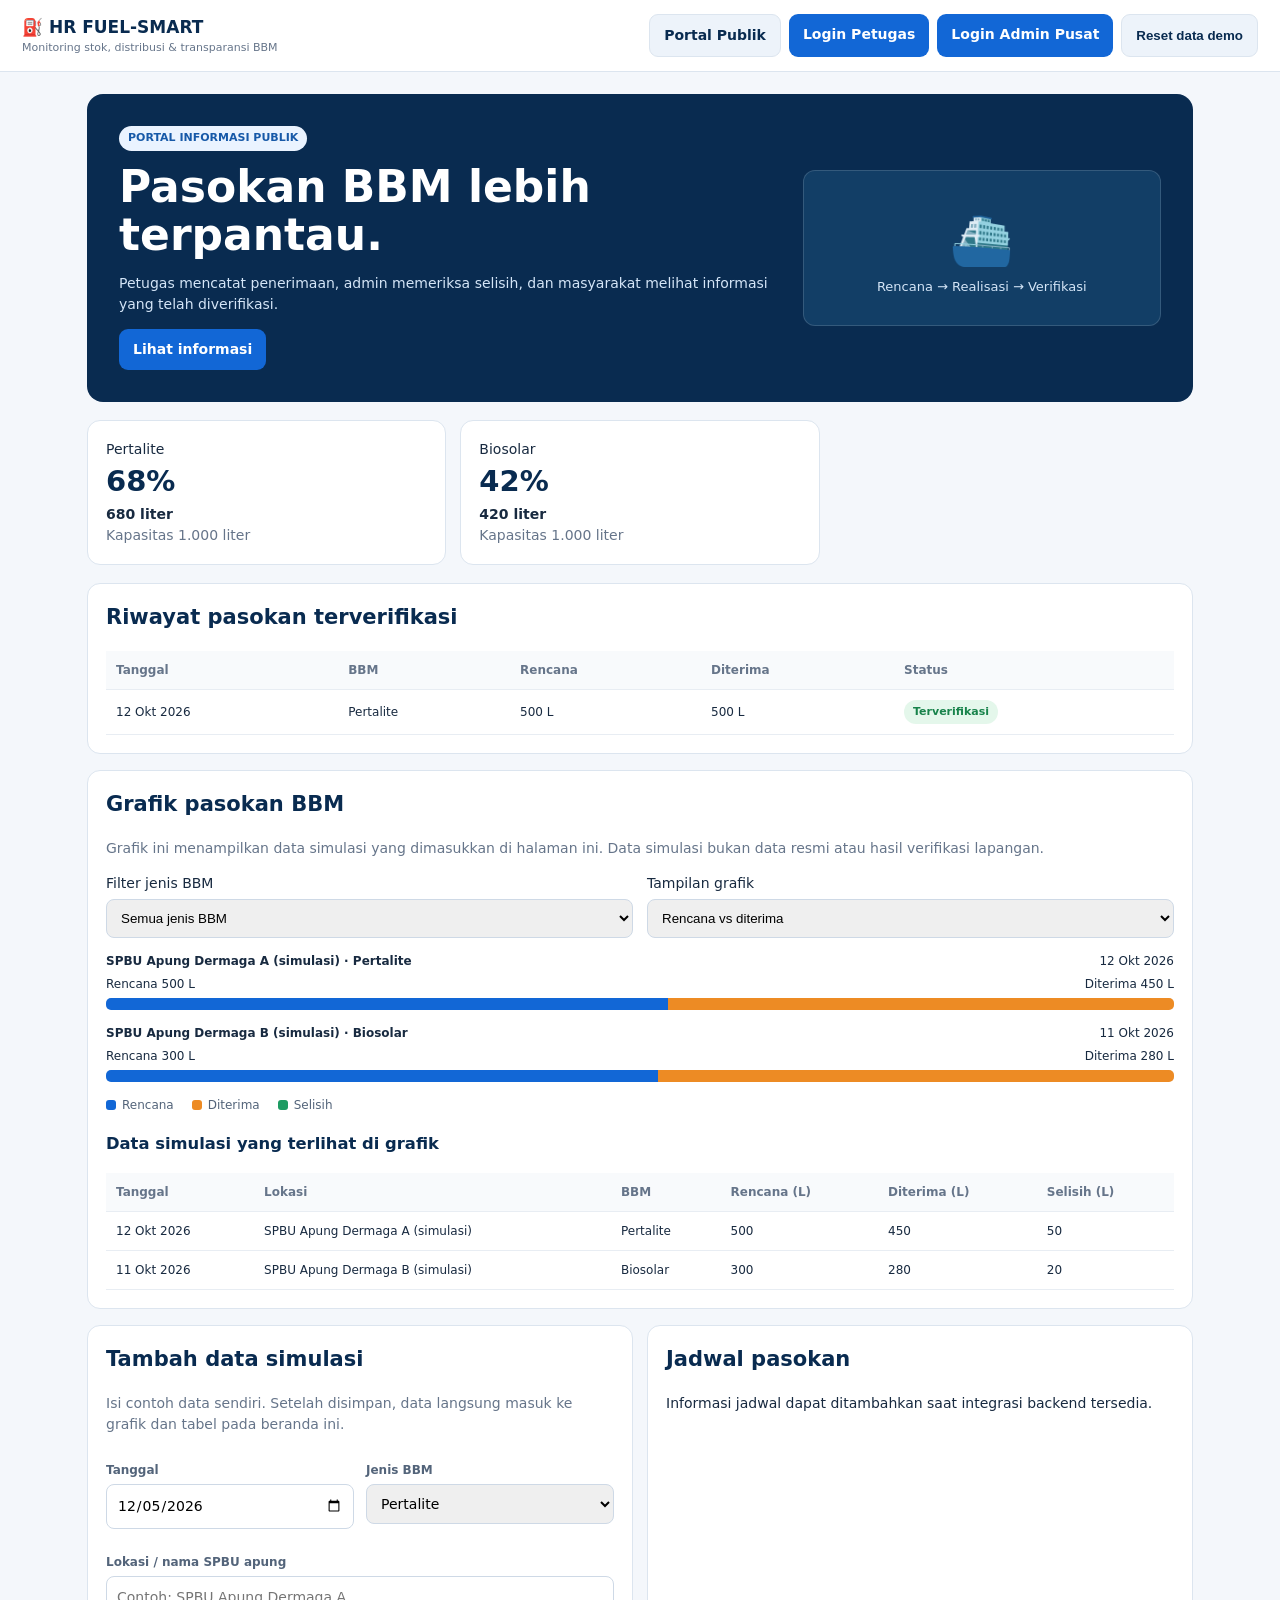
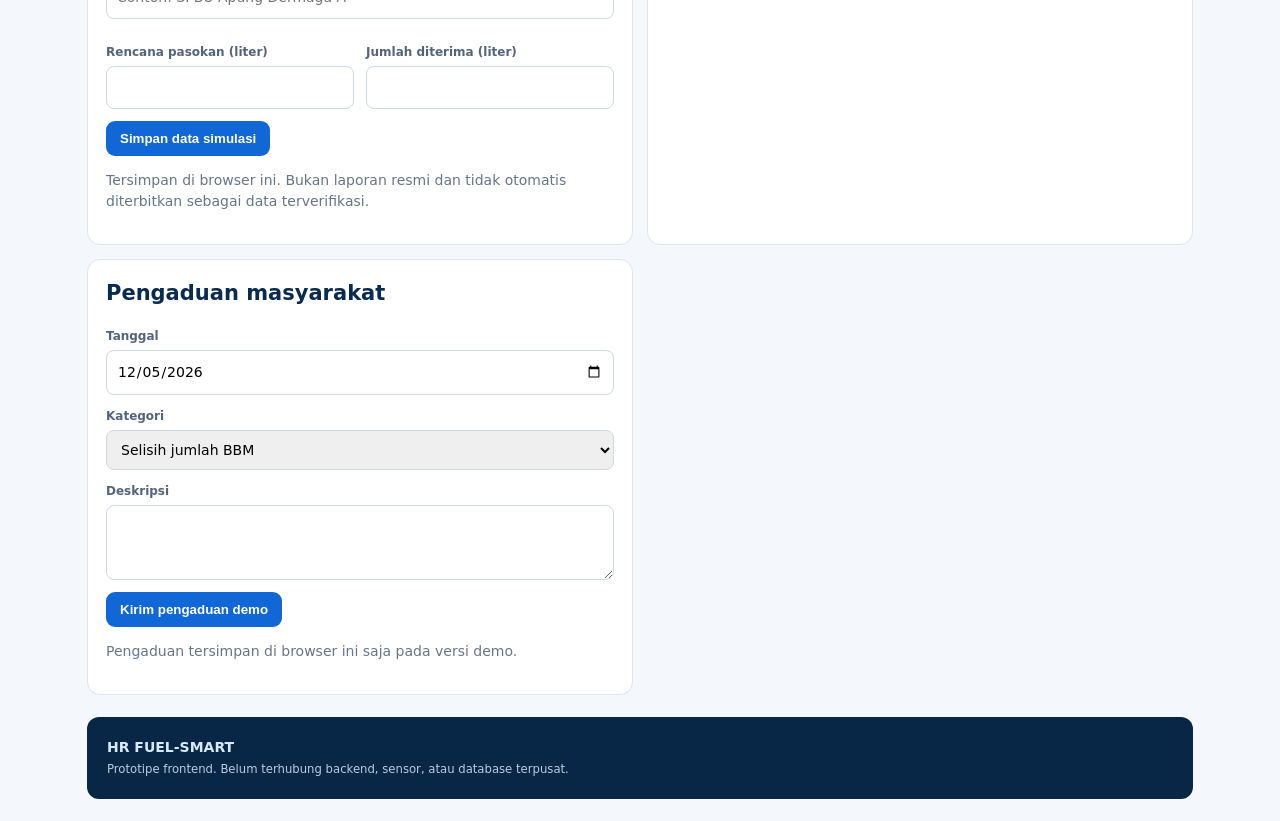
<file: index.html>
<!doctype html><html lang="id"><head><meta charset="utf-8"><meta name="viewport" content="width=device-width,initial-scale=1"><title>HR FUEL-SMART | Publik</title><link rel="stylesheet" href="style.css"><style>.legend{display:flex;gap:18px;flex-wrap:wrap;margin:8px 0 18px;color:#53647a;font-size:12px}.legend span{display:flex;align-items:center;gap:6px}.dot{display:inline-block;width:10px;height:10px;border-radius:3px}.dot.blue{background:#1267d6}.dot.orangeDot{background:#ed8b24}.dot.greenDot{background:#1d9b62}.chart-empty{padding:24px;text-align:center;color:#66758a;background:#f8fafc;border-radius:10px}.chart-row{margin:14px 0}.chart-label{display:flex;justify-content:space-between;gap:10px;font-size:12px;margin-bottom:5px}.bar-track{height:12px;background:#edf2f7;border-radius:5px;overflow:hidden;display:flex}.bar-plan{background:#1267d6;height:100%}.bar-actual{background:#ed8b24;height:100%}.bar-gap{background:#1d9b62;height:100%}</style></head><body><header class="nav"><div class="brand">⛽ HR FUEL-SMART<small>Monitoring stok, distribusi & transparansi BBM</small></div><div class="links"><a class="alt" href="index.html">Portal Publik</a><a href="staff.html">Login Petugas</a><a href="admin.html">Login Admin Pusat</a><button type="button" class="alt" onclick="resetDemoData()">Reset data demo</button></div></header><main class="wrap"><section class="hero"><div><span class="tag">PORTAL INFORMASI PUBLIK</span><h1>Pasokan BBM lebih terpantau.</h1><p>Petugas mencatat penerimaan, admin memeriksa selisih, dan masyarakat melihat informasi yang telah diverifikasi.</p><a href="#info">Lihat informasi</a></div><div class="art">⛴️<small>Rencana → Realisasi → Verifikasi</small></div></section><div id="metrics" class="grid"></div><section class="card" id="info"><h2>Riwayat pasokan terverifikasi</h2><div class="tablewrap"><table><thead><tr><th>Tanggal</th><th>BBM</th><th>Rencana</th><th>Diterima</th><th>Status</th></tr></thead><tbody id="history"></tbody></table></div></section><section class="card" id="grafik" style="margin-top:16px">
<h2>Grafik pasokan BBM</h2><p class="muted">Grafik ini menampilkan data simulasi yang dimasukkan di halaman ini. Data simulasi bukan data resmi atau hasil verifikasi lapangan.</p>
<div class="grid" style="grid-template-columns:repeat(2,minmax(0,1fr));margin:12px 0"><div><label for="chartFuel">Filter jenis BBM</label><select id="chartFuel" style="display:block;width:100%;padding:10px;border:1px solid #ced9e6;border-radius:8px;margin-top:5px"><option value="Semua">Semua jenis BBM</option><option>Pertalite</option><option>Biosolar</option><option>Dexlite</option><option>Pertamax</option></select></div><div><label for="chartMetric">Tampilan grafik</label><select id="chartMetric" style="display:block;width:100%;padding:10px;border:1px solid #ced9e6;border-radius:8px;margin-top:5px"><option value="compare">Rencana vs diterima</option><option value="gap">Selisih (liter)</option></select></div></div>
<div id="simChart" role="img" aria-label="Grafik perbandingan rencana dan realisasi pasokan BBM"></div><div class="legend"><span><i class="dot blue"></i> Rencana</span><span><i class="dot orangeDot"></i> Diterima</span><span><i class="dot greenDot"></i> Selisih</span></div>
<h3>Data simulasi yang terlihat di grafik</h3><div class="tablewrap"><table><thead><tr><th>Tanggal</th><th>Lokasi</th><th>BBM</th><th>Rencana (L)</th><th>Diterima (L)</th><th>Selisih (L)</th></tr></thead><tbody id="simRows"></tbody></table></div>
</section>
<div class="two" style="margin-top:16px"><section class="card"><h2>Tambah data simulasi</h2><p class="muted">Isi contoh data sendiri. Setelah disimpan, data langsung masuk ke grafik dan tabel pada beranda ini.</p><form id="simForm"><div class="formgrid"><div class="field"><label>Tanggal</label><input name="date" type="date" required></div><div class="field"><label>Jenis BBM</label><select name="fuel"><option>Pertalite</option><option>Biosolar</option><option>Dexlite</option><option>Pertamax</option></select></div><div class="field wide"><label>Lokasi / nama SPBU apung</label><input name="location" maxlength="80" placeholder="Contoh: SPBU Apung Dermaga A" required></div><div class="field"><label>Rencana pasokan (liter)</label><input name="planned" type="number" min="0.1" step="0.1" required></div><div class="field"><label>Jumlah diterima (liter)</label><input name="actual" type="number" min="0" step="0.1" required></div></div><button type="submit">Simpan data simulasi</button></form><p class="muted">Tersimpan di browser ini. Bukan laporan resmi dan tidak otomatis diterbitkan sebagai data terverifikasi.</p></section>
<section class="card"><h2>Jadwal pasokan</h2><p>Informasi jadwal dapat ditambahkan saat integrasi backend tersedia.</p></section><section class="card"><h2>Pengaduan masyarakat</h2><form id="cf"><div class="field"><label>Tanggal</label><input name="date" type="date" required></div><div class="field"><label>Kategori</label><select name="category"><option>Selisih jumlah BBM</option><option>Jadwal pasokan tidak sesuai</option><option>Informasi stok tidak sesuai</option><option>Masalah pelayanan</option></select></div><div class="field"><label>Deskripsi</label><textarea name="description" required></textarea></div><button>Kirim pengaduan demo</button></form><p class="muted">Pengaduan tersimpan di browser ini saja pada versi demo.</p></section></div><div class="footer"><b>HR FUEL-SMART</b><br><small>Prototipe frontend. Belum terhubung backend, sensor, atau database terpusat.</small></div></main><script src="common.js"></script><script>
function renderMetrics(){document.getElementById('metrics').innerHTML=Object.entries(db.stock).map(([k,v])=>'<div class="card"><div>'+esc(k)+'</div><div class="metric">'+Math.round(v.volume/v.capacity*100)+'%</div><b>'+nf(v.volume)+' liter</b><div class="muted">Kapasitas '+nf(v.capacity)+' liter</div></div>').join('')}
function renderSim(){const all=Array.isArray(db.simulations)?db.simulations:[];const fuel=document.getElementById('chartFuel').value;const rows=all.filter(x=>fuel==='Semua'||x.fuel===fuel).slice().sort((a,b)=>b.date.localeCompare(a.date));const metric=document.getElementById('chartMetric').value;const chart=document.getElementById('simChart');
if(!rows.length){chart.innerHTML='<div class="chart-empty">Belum ada data simulasi untuk filter ini. Tambahkan data melalui formulir di bawah.</div>';document.getElementById('simRows').innerHTML='<tr><td colspan="6">Belum ada data simulasi.</td></tr>';return}
const max=Math.max(1,...rows.map(x=>Math.max(Number(x.planned)||0,Number(x.actual)||0,Math.abs(Number(x.planned)-Number(x.actual)))));chart.innerHTML=rows.slice(0,12).map(x=>{let plan=Number(x.planned)||0,actual=Number(x.actual)||0,gap=plan-actual;let a=metric==='gap'?Math.abs(gap):plan,b=metric==='gap'?0:actual;return '<div class="chart-row"><div class="chart-label"><b>'+esc(x.location)+' · '+esc(x.fuel)+'</b><span>'+df(x.date)+'</span></div>'+(metric==='gap'?'<div class="chart-label"><span>Selisih '+(gap>0?'-':' +').trim()+' '+nf(Math.abs(gap))+' L</span><b>'+nf(Math.abs(gap)/max*100)+'% skala</b></div><div class="bar-track"><div class="bar-gap" style="width:'+Math.max(gap===0?0:2,a/max*100)+'%"></div></div>':'<div class="chart-label"><span>Rencana '+nf(plan)+' L</span><span>Diterima '+nf(actual)+' L</span></div><div class="bar-track"><div class="bar-plan" style="width:'+Math.max(plan===0?0:2,a/max*100)+'%"></div><div class="bar-actual" style="width:'+Math.max(actual===0?0:2,b/max*100)+'%"></div></div>')+'</div>'}).join('');
document.getElementById('simRows').innerHTML=rows.map(x=>'<tr><td>'+df(x.date)+'</td><td>'+esc(x.location)+'</td><td>'+esc(x.fuel)+'</td><td>'+nf(x.planned)+'</td><td>'+nf(x.actual)+'</td><td>'+nf(Number(x.planned)-Number(x.actual))+'</td></tr>').join('')}
function render(){let r=db.receipts.filter(x=>x.status==='Terverifikasi'&&x.published);document.getElementById('history').innerHTML=r.length?r.slice().reverse().map(x=>'<tr><td>'+df(x.date)+'</td><td>'+esc(x.fuel)+'</td><td>'+nf(x.planned)+' L</td><td>'+nf(x.actual)+' L</td><td>'+pill(x.status)+'</td></tr>').join(''):'<tr><td colspan="5">Belum ada data terverifikasi.</td></tr>';renderMetrics();renderSim()}
document.getElementById('simForm').addEventListener('submit',e=>{e.preventDefault();const f=new FormData(e.target),planned=Number(f.get('planned')),actual=Number(f.get('actual'));if(!Number.isFinite(planned)||!Number.isFinite(actual)||planned<=0||actual<0){alert('Masukkan angka yang valid. Rencana harus lebih dari 0 dan jumlah diterima tidak boleh negatif.');return}if(!Array.isArray(db.simulations))db.simulations=[];db.simulations.push({id:Date.now(),date:f.get('date'),fuel:f.get('fuel'),location:String(f.get('location')).trim(),planned,actual});if(save()){e.target.reset();e.target.elements.date.value=new Date().toISOString().slice(0,10);renderSim();alert('Data simulasi tersimpan dan grafik diperbarui. Data hanya tersimpan di browser ini.')}});
document.getElementById('chartFuel').addEventListener('change',renderSim);document.getElementById('chartMetric').addEventListener('change',renderSim);
document.getElementById('cf').addEventListener('submit',e=>{e.preventDefault();let f=new FormData(e.target);db.complaints.push({id:Date.now(),date:f.get('date'),category:f.get('category'),description:f.get('description'),status:'Diterima'});if(save()){alert('Pengaduan demo tersimpan di browser ini. Admin dapat melihatnya jika membuka situs pada browser dan origin yang sama.');e.target.reset();e.target.elements.date.value=new Date().toISOString().slice(0,10);render()}});
document.querySelector('#cf [name=date]').value=new Date().toISOString().slice(0,10);document.querySelector('#simForm [name=date]').value=new Date().toISOString().slice(0,10);render();
</script></body></html>
</file>
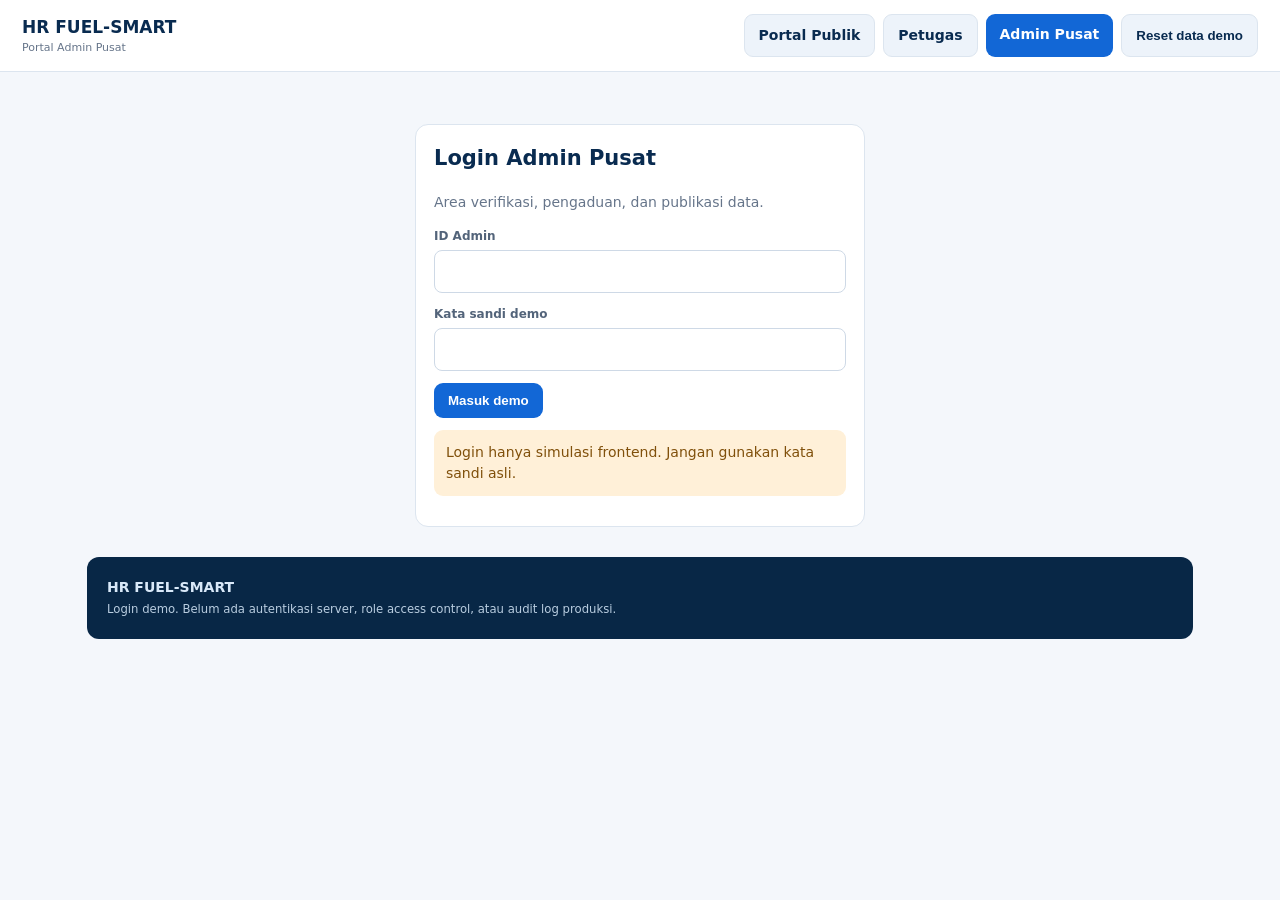
<file: admin.html>
<!doctype html><html lang="id"><head><meta charset="utf-8"><meta name="viewport" content="width=device-width,initial-scale=1"><title>HR FUEL-SMART | Admin</title><link rel="stylesheet" href="style.css"></head><body><header class="nav"><div class="brand">HR FUEL-SMART<small>Portal Admin Pusat</small></div><div class="links"><a class="alt" href="index.html">Portal Publik</a><a class="alt" href="staff.html">Petugas</a><a href="admin.html">Admin Pusat</a><button type="button" class="alt" onclick="resetDemoData()">Reset data demo</button></div></header><main class="wrap"><section id="login" class="card login"><h2>Login Admin Pusat</h2><p class="muted">Area verifikasi, pengaduan, dan publikasi data.</p><form id="lf"><div class="field"><label>ID Admin</label><input required></div><div class="field"><label>Kata sandi demo</label><input type="password" required></div><button>Masuk demo</button></form><div class="note">Login hanya simulasi frontend. Jangan gunakan kata sandi asli.</div></section><section id="app" class="hidden"><div class="hero"><div><span class="tag">AREA ADMIN PUSAT</span><h1>Verifikasi dan tindak lanjut.</h1><p>Periksa selisih antara rencana dan realisasi. Selisih bukan bukti kecurangan, sehingga bukti perlu diperiksa.</p></div><div class="art">🛡️<small>Cross-check & verifikasi</small></div></div><section class="card" style="margin-top:16px"><h2>Data penerimaan</h2><div class="tablewrap"><table><thead><tr><th>Tanggal</th><th>BBM</th><th>Rencana</th><th>Aktual</th><th>Selisih</th><th>Catatan</th><th>Status</th><th>Aksi</th></tr></thead><tbody id="rows"></tbody></table></div></section><section class="card" style="margin-top:16px"><h2>Pengaduan masyarakat</h2><div id="complaints"></div></section></section><div class="footer"><b>HR FUEL-SMART</b><br><small>Login demo. Belum ada autentikasi server, role access control, atau audit log produksi.</small></div></main><script src="common.js"></script><script>
function render(){document.getElementById('rows').innerHTML=db.receipts.slice().reverse().map(r=>'<tr><td>'+df(r.date)+'</td><td>'+esc(r.fuel)+'</td><td>'+nf(r.planned)+'</td><td>'+nf(r.actual)+'</td><td><b>'+nf(r.actual-r.planned)+' L</b></td><td>'+esc(r.notes||'-')+'</td><td>'+pill(r.status)+'</td><td>'+(r.status==='Perlu verifikasi'?'<button onclick="verify('+r.id+',true)">Verifikasi</button> <button class="alt" onclick="verify('+r.id+',false)">Tolak</button>':r.status==='Terverifikasi'?'<button class="alt" onclick="pub('+r.id+')">'+(r.published?'Sembunyikan':'Publikasikan')+'</button>':'—')+'</td></tr>').join('');
document.getElementById('complaints').innerHTML=db.complaints.length?db.complaints.slice().reverse().map(c=>'<div class="card"><b>'+esc(c.category)+'</b> · '+df(c.date)+'<p>'+esc(c.description)+'</p><span class="tag orange">'+esc(c.status)+'</span></div>').join(''):'<p class="muted">Belum ada pengaduan pada browser ini.</p>'}
function verify(id,yes){let r=db.receipts.find(x=>x.id===id);if(!r)return;if(yes){r.status='Terverifikasi';r.published=true;let st=db.stock[r.fuel];if(st){st.volume=Math.max(0,Math.min(st.capacity,st.volume+Number(r.actual||0)))}}else{r.status='Ditolak';r.published=false}if(save()){render();alert(yes?'Data terverifikasi dan dipublikasikan. Catatan stok demo ditambah sesuai penerimaan aktual.':'Data ditolak dan tidak dipublikasikan.');}}
function pub(id){let r=db.receipts.find(x=>x.id===id);if(!r)return;if(r.status!=='Terverifikasi'){alert('Verifikasi dulu.');return}r.published=!r.published;if(save())render()}
document.getElementById('lf').addEventListener('submit',e=>{e.preventDefault();document.getElementById('login').classList.add('hidden');document.getElementById('app').classList.remove('hidden');render()});render();
</script></body></html>
</file>
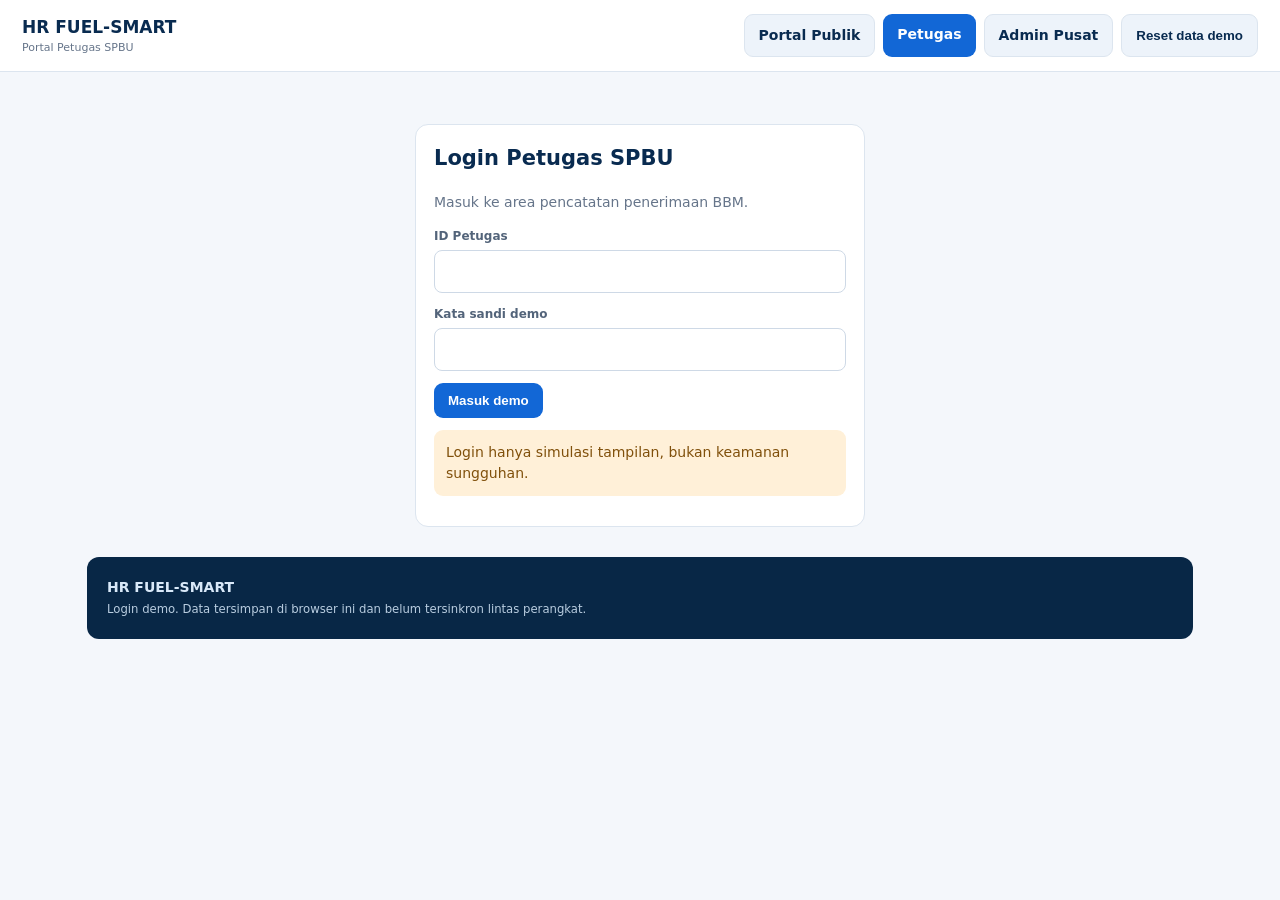
<file: staff.html>
<!doctype html><html lang="id"><head><meta charset="utf-8"><meta name="viewport" content="width=device-width,initial-scale=1"><title>HR FUEL-SMART | Petugas</title><link rel="stylesheet" href="style.css"></head><body><header class="nav"><div class="brand">HR FUEL-SMART<small>Portal Petugas SPBU</small></div><div class="links"><a class="alt" href="index.html">Portal Publik</a><a href="staff.html">Petugas</a><a class="alt" href="admin.html">Admin Pusat</a><button type="button" class="alt" onclick="resetDemoData()">Reset data demo</button></div></header><main class="wrap"><section id="login" class="card login"><h2>Login Petugas SPBU</h2><p class="muted">Masuk ke area pencatatan penerimaan BBM.</p><form id="lf"><div class="field"><label>ID Petugas</label><input required></div><div class="field"><label>Kata sandi demo</label><input type="password" required></div><button>Masuk demo</button></form><div class="note">Login hanya simulasi tampilan, bukan keamanan sungguhan.</div></section><section id="app" class="hidden"><div class="hero"><div><span class="tag">AREA PETUGAS</span><h1>Pencatatan penerimaan</h1><p>Catat jumlah rencana dan volume yang benar-benar diterima. Selisih dikirim untuk verifikasi.</p></div><div class="art">🧾<small>Catatan lapangan</small></div></div><div class="two" style="margin-top:16px"><section class="card"><h2>Input penerimaan BBM</h2><form id="rf"><div class="formgrid"><div class="field"><label>Jenis BBM</label><select name="fuel"><option>Pertalite</option><option>Biosolar</option></select></div><div class="field"><label>Tanggal</label><input name="date" type="date" required></div><div class="field"><label>Rencana (liter)</label><input name="planned" type="number" min="0" value="500" required></div><div class="field"><label>Aktual diterima (liter)</label><input name="actual" type="number" min="0" value="450" required></div><div class="field wide"><label>Catatan lapangan</label><textarea name="notes"></textarea></div></div><button>Kirim untuk verifikasi</button></form></section><section class="card"><h2>Riwayat input</h2><div class="tablewrap"><table><thead><tr><th>Tanggal</th><th>BBM</th><th>Rencana</th><th>Aktual</th><th>Selisih</th><th>Status</th></tr></thead><tbody id="rows"></tbody></table></div></section></div></section><div class="footer"><b>HR FUEL-SMART</b><br><small>Login demo. Data tersimpan di browser ini dan belum tersinkron lintas perangkat.</small></div></main><script src="common.js"></script><script>
function render(){document.getElementById('rows').innerHTML=db.receipts.slice().reverse().map(r=>'<tr><td>'+df(r.date)+'</td><td>'+esc(r.fuel)+'</td><td>'+nf(r.planned)+'</td><td>'+nf(r.actual)+'</td><td>'+nf(r.actual-r.planned)+' L</td><td>'+pill(r.status)+'</td></tr>').join('')}
document.getElementById('lf').addEventListener('submit',e=>{e.preventDefault();document.getElementById('login').classList.add('hidden');document.getElementById('app').classList.remove('hidden');document.querySelector('#rf [name=date]').value=new Date().toISOString().slice(0,10);render()});
document.getElementById('rf').addEventListener('submit',e=>{e.preventDefault();let f=new FormData(e.target),planned=Number(f.get('planned')),actual=Number(f.get('actual')),fuel=f.get('fuel');if(!Number.isFinite(planned)||!Number.isFinite(actual)||planned<0||actual<0){alert('Volume harus berupa angka nol atau lebih.');return}if(!db.stock[fuel]){alert('Jenis BBM tidak dikenali.');return}
 const diff=actual-planned;
 db.receipts.push({id:Date.now(),date:f.get('date'),fuel,planned,actual,notes:f.get('notes'),staff:'Petugas Demo',status:'Perlu verifikasi',published:false});
 // Data stok hanya diperbarui setelah admin verifikasi, agar data belum terverifikasi tidak dianggap resmi.
 if(save()){render();e.target.reset();e.target.elements.date.value=new Date().toISOString().slice(0,10);e.target.elements.planned.value=500;e.target.elements.actual.value=450;alert('Catatan tersimpan dan menunggu verifikasi admin. Stok publik belum berubah. Selisih: '+nf(diff)+' liter.')}
});render();
</script></body></html>
</file>
<file: style.css>
*{box-sizing:border-box}body{margin:0;background:#f4f7fb;color:#182a40;font:14px/1.5 system-ui,Arial,sans-serif}.nav{background:#fff;border-bottom:1px solid #dce5ef;padding:14px 22px;display:flex;justify-content:space-between;align-items:center;gap:12px;flex-wrap:wrap}.brand{font-weight:850;color:#092b50;font-size:17px}.brand small{display:block;font-size:11px;color:#66758a;font-weight:500}.links{display:flex;gap:8px;flex-wrap:wrap}a,button{display:inline-block;text-decoration:none;border:0;border-radius:9px;padding:10px 14px;background:#1267d6;color:#fff;font-weight:700;cursor:pointer}a.alt,button.alt{background:#edf3fa;color:#092b50;border:1px solid #dce5ef}.wrap{max-width:1150px;margin:auto;padding:22px}.hero{background:#092b50;color:white;padding:32px;border-radius:16px;display:grid;grid-template-columns:1.3fr .7fr;gap:18px;align-items:center}.hero h1{font-size:clamp(28px,4vw,44px);line-height:1.1;margin:12px 0}.hero p{color:#d4e5f7}.art{background:#123e66;border:1px solid #ffffff25;border-radius:12px;text-align:center;padding:28px;font-size:52px}.art small{display:block;font-size:13px;color:#d4e5f7}.grid{display:grid;grid-template-columns:repeat(3,1fr);gap:14px;margin:18px 0}.two{display:grid;grid-template-columns:1fr 1fr;gap:14px}.card{background:#fff;border:1px solid #dce5ef;border-radius:13px;padding:18px;min-width:0}.card h2,.card h3{color:#092b50;margin-top:0}.muted{color:#66758a}.metric{font-size:29px;font-weight:850;color:#092b50}.field{display:flex;flex-direction:column;gap:5px;margin:12px 0}.field label{font-size:12px;font-weight:700;color:#53647a}.field input,.field select,.field textarea{width:100%;padding:10px;border:1px solid #ced9e6;border-radius:8px;font:inherit}.field textarea{min-height:75px}.formgrid{display:grid;grid-template-columns:1fr 1fr;gap:0 12px}.wide{grid-column:1/-1}.note{background:#fff0d8;color:#80500b;padding:12px;border-radius:9px;margin:12px 0}.ok{background:#e4f7eb;color:#176b3c;padding:12px;border-radius:9px;margin:12px 0}.tag{display:inline-block;border-radius:30px;padding:4px 9px;font-size:11px;font-weight:800;background:#eaf3ff;color:#1759a8}.green{background:#e4f7eb;color:#18834b}.orange{background:#fff0d8;color:#a05b00}.tablewrap{overflow:auto}table{width:100%;border-collapse:collapse;min-width:600px;font-size:12px}th,td{text-align:left;padding:10px;border-bottom:1px solid #e8edf3}th{background:#f8fafc;color:#66758a}.footer{background:#082746;color:#d9e9f9;border-radius:12px;padding:20px;margin-top:22px}.footer small{color:#b9cde0}.login{max-width:450px;margin:30px auto}.hidden{display:none!important}@media(max-width:720px){.wrap{padding:14px}.hero,.two,.grid{grid-template-columns:1fr}.hero{padding:22px}.formgrid{grid-template-columns:1fr}.wide{grid-column:auto}.nav{padding:12px}}
</file>
